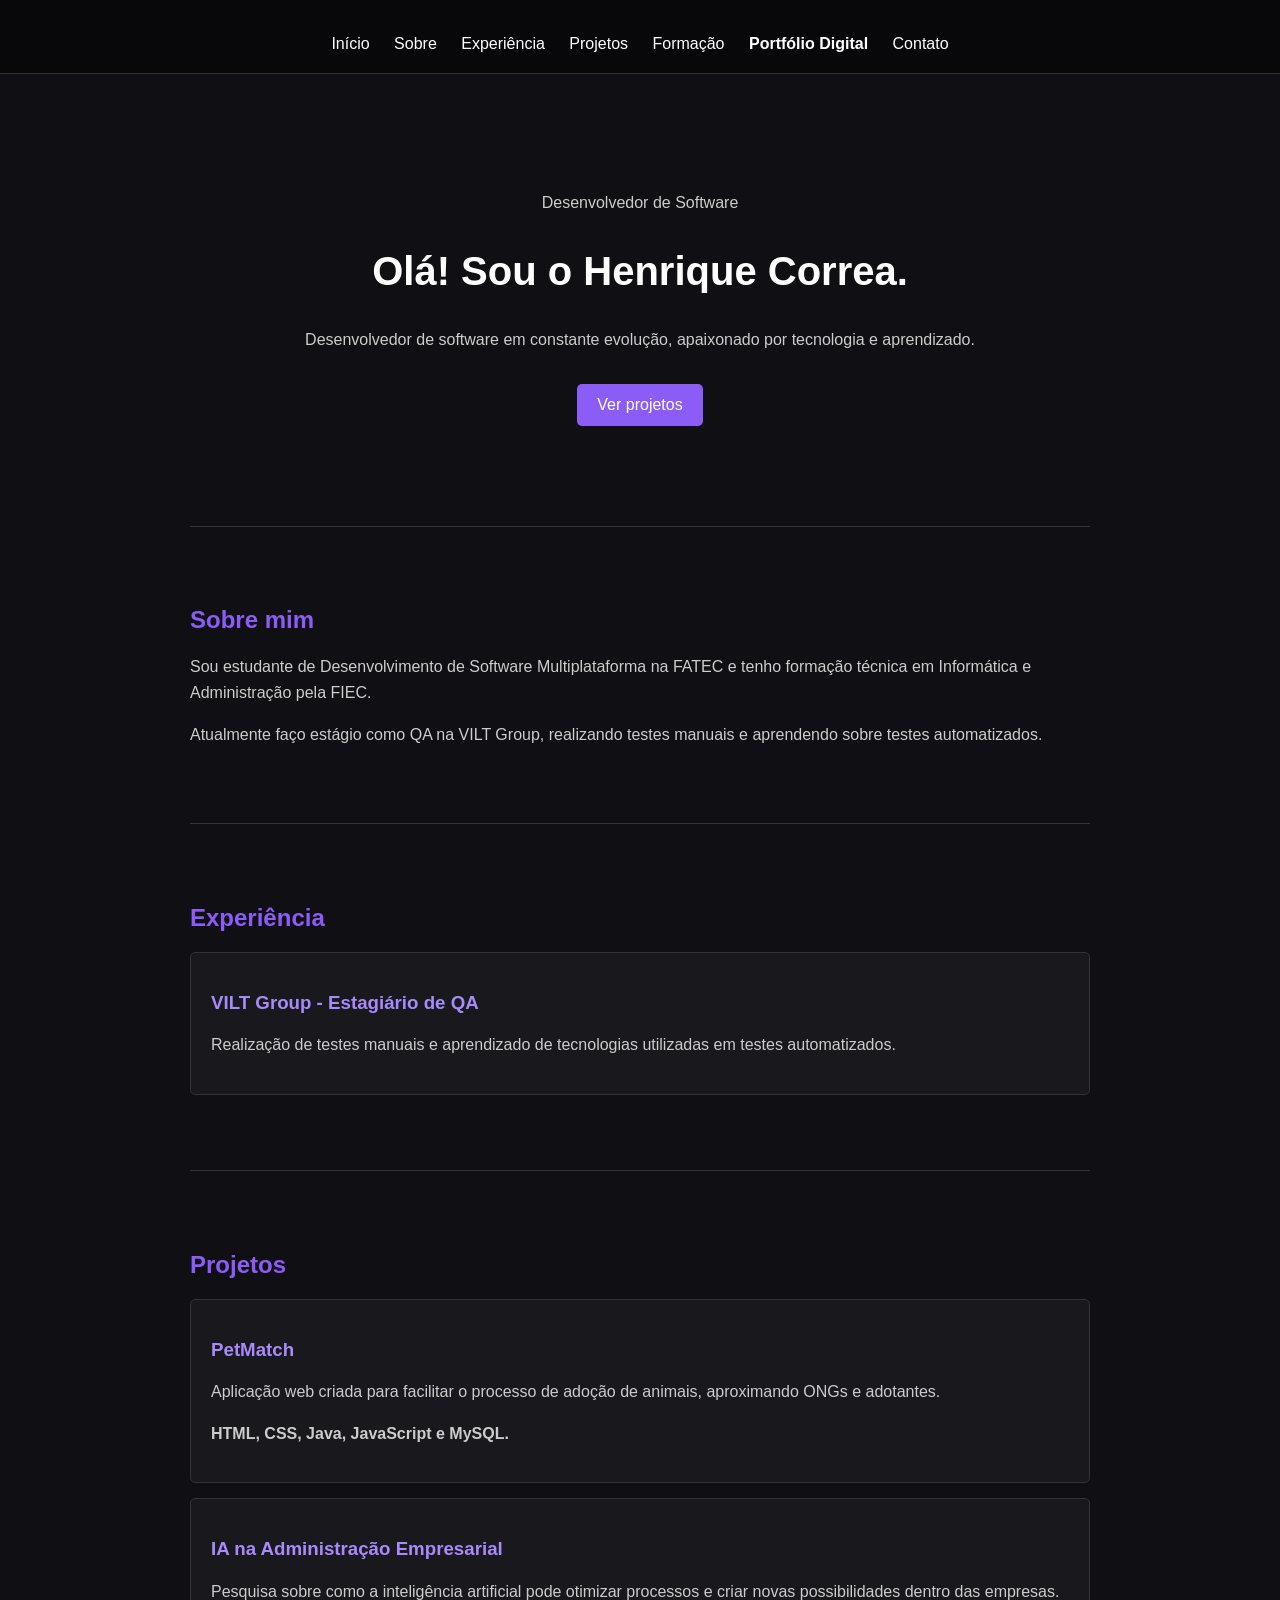
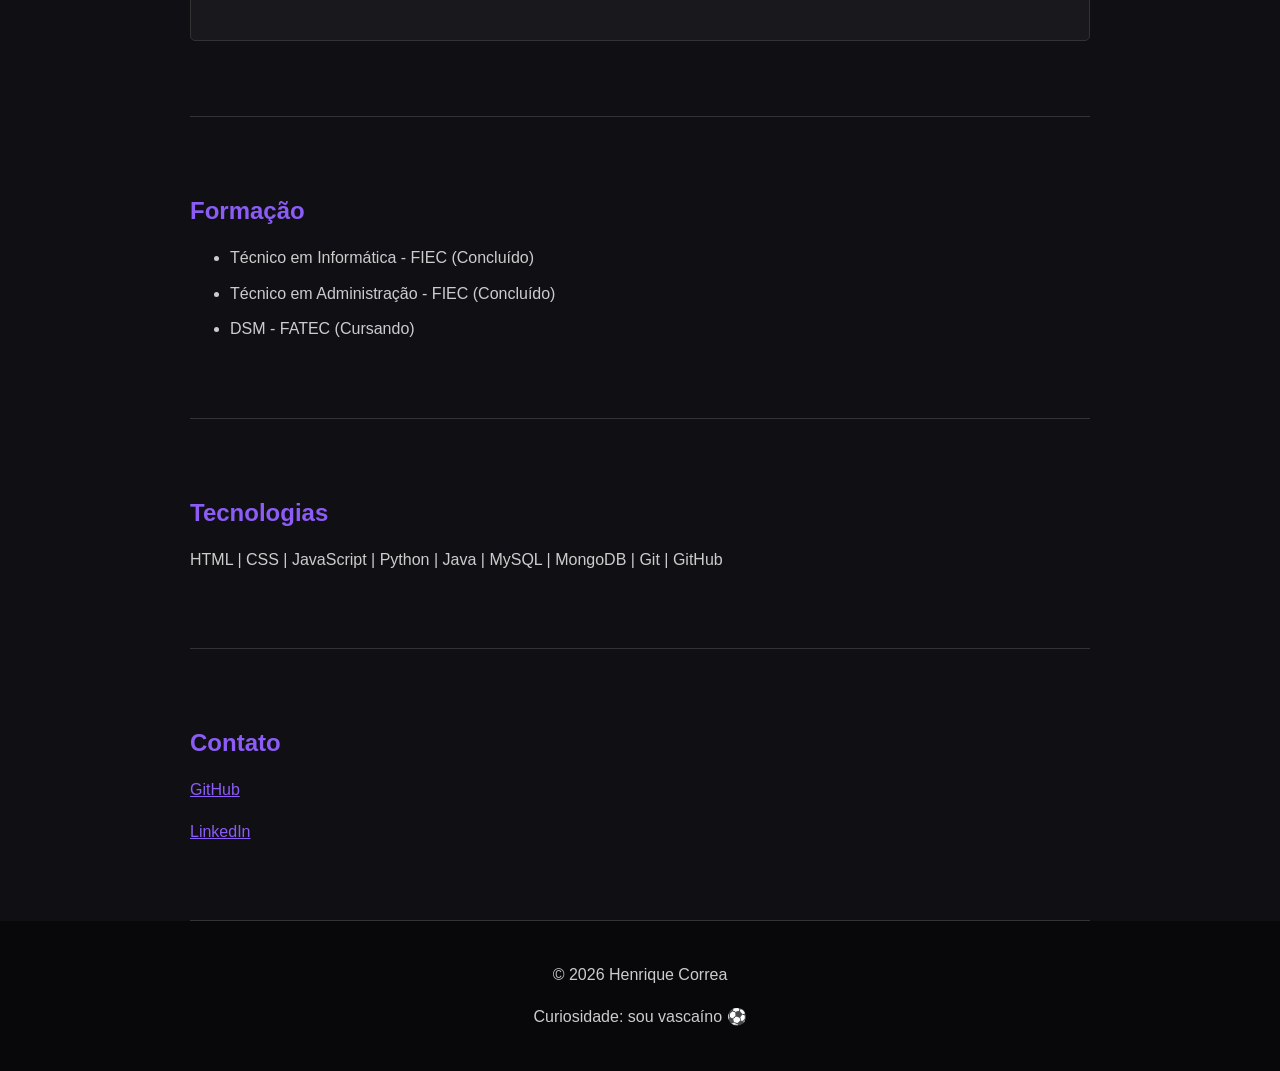
<file: index.html>
<!DOCTYPE html>
<html lang="pt-br">

<head>
    <meta charset="UTF-8">
    <meta name="viewport" content="width=device-width, initial-scale=1.0">
    <title>Henrique Correa - Portfólio</title>
    <link rel="stylesheet" href="style.css">
</head>

<body>
    <header>
        <nav>
            <a href="#inicio">Início</a>
            <a href="#sobre">Sobre</a>
            <a href="#experiencia">Experiência</a>
            <a href="#projetos">Projetos</a>
            <a href="#formacao">Formação</a>
            <a href="portfolio.html" style="animation: mudarCorRGB 5s infinite; font-weight: bold;">Portfólio
                Digital</a>
            <a href="#contato">Contato</a>
        </nav>
    </header>
    <main>
        <section id="inicio" class="inicio">
            <p>Desenvolvedor de Software</p>
            <h2>Olá! Sou o Henrique Correa.</h2>
            <p>
                Desenvolvedor de software em constante evolução,
                apaixonado por tecnologia e aprendizado.
            </p>
            <a class="botao" href="#projetos">Ver projetos</a>
        </section>
        <section id="sobre">
            <h2>Sobre mim</h2>
            <p>
                Sou estudante de Desenvolvimento de Software
                Multiplataforma na FATEC e tenho formação técnica
                em Informática e Administração pela FIEC.
            </p>
            <p>
                Atualmente faço estágio como QA na VILT Group,
                realizando testes manuais e aprendendo sobre
                testes automatizados.
            </p>
        </section>
        <section id="experiencia">
            <h2>Experiência</h2>
            <div class="card">
                <h3>VILT Group - Estagiário de QA</h3>
                <p>
                    Realização de testes manuais e aprendizado
                    de tecnologias utilizadas em testes automatizados.
                </p>
            </div>
        </section>
        <section id="projetos">
            <h2>Projetos</h2>
            <div class="card">
                <h3>PetMatch</h3>
                <p>
                    Aplicação web criada para facilitar o processo
                    de adoção de animais, aproximando ONGs e adotantes.
                </p>
                <p><strong>HTML, CSS, Java, JavaScript e MySQL.</strong></p>
            </div>
            <div class="card">
                <h3>IA na Administração Empresarial</h3>
                <p>
                    Pesquisa sobre como a inteligência artificial
                    pode otimizar processos e criar novas possibilidades
                    dentro das empresas.
                </p>
            </div>
        </section>
        <section id="formacao">
            <h2>Formação</h2>
            <ul>
                <li>Técnico em Informática - FIEC (Concluído)</li>
                <li>Técnico em Administração - FIEC (Concluído)</li>
                <li>DSM - FATEC (Cursando)</li>
            </ul>
        </section>
        <section>
            <h2>Tecnologias</h2>
            <p>
                HTML | CSS | JavaScript | Python | Java |
                MySQL | MongoDB | Git | GitHub
            </p>
        </section>
        <section id="contato">
            <h2>Contato</h2>
            <p>
                <a href="https://github.com/correahenrique" target="_blank">
                    GitHub
                </a>
            </p>
            <p>
                <a href="https://www.linkedin.com/in/henriquecorreamprates/" target="_blank">
                    LinkedIn
                </a>
            </p>
        </section>
    </main>
    <footer>
        <p>© 2026 Henrique Correa</p>
        <p>Curiosidade: sou vascaíno ⚽</p>
    </footer>
</body>

</html>
</file>
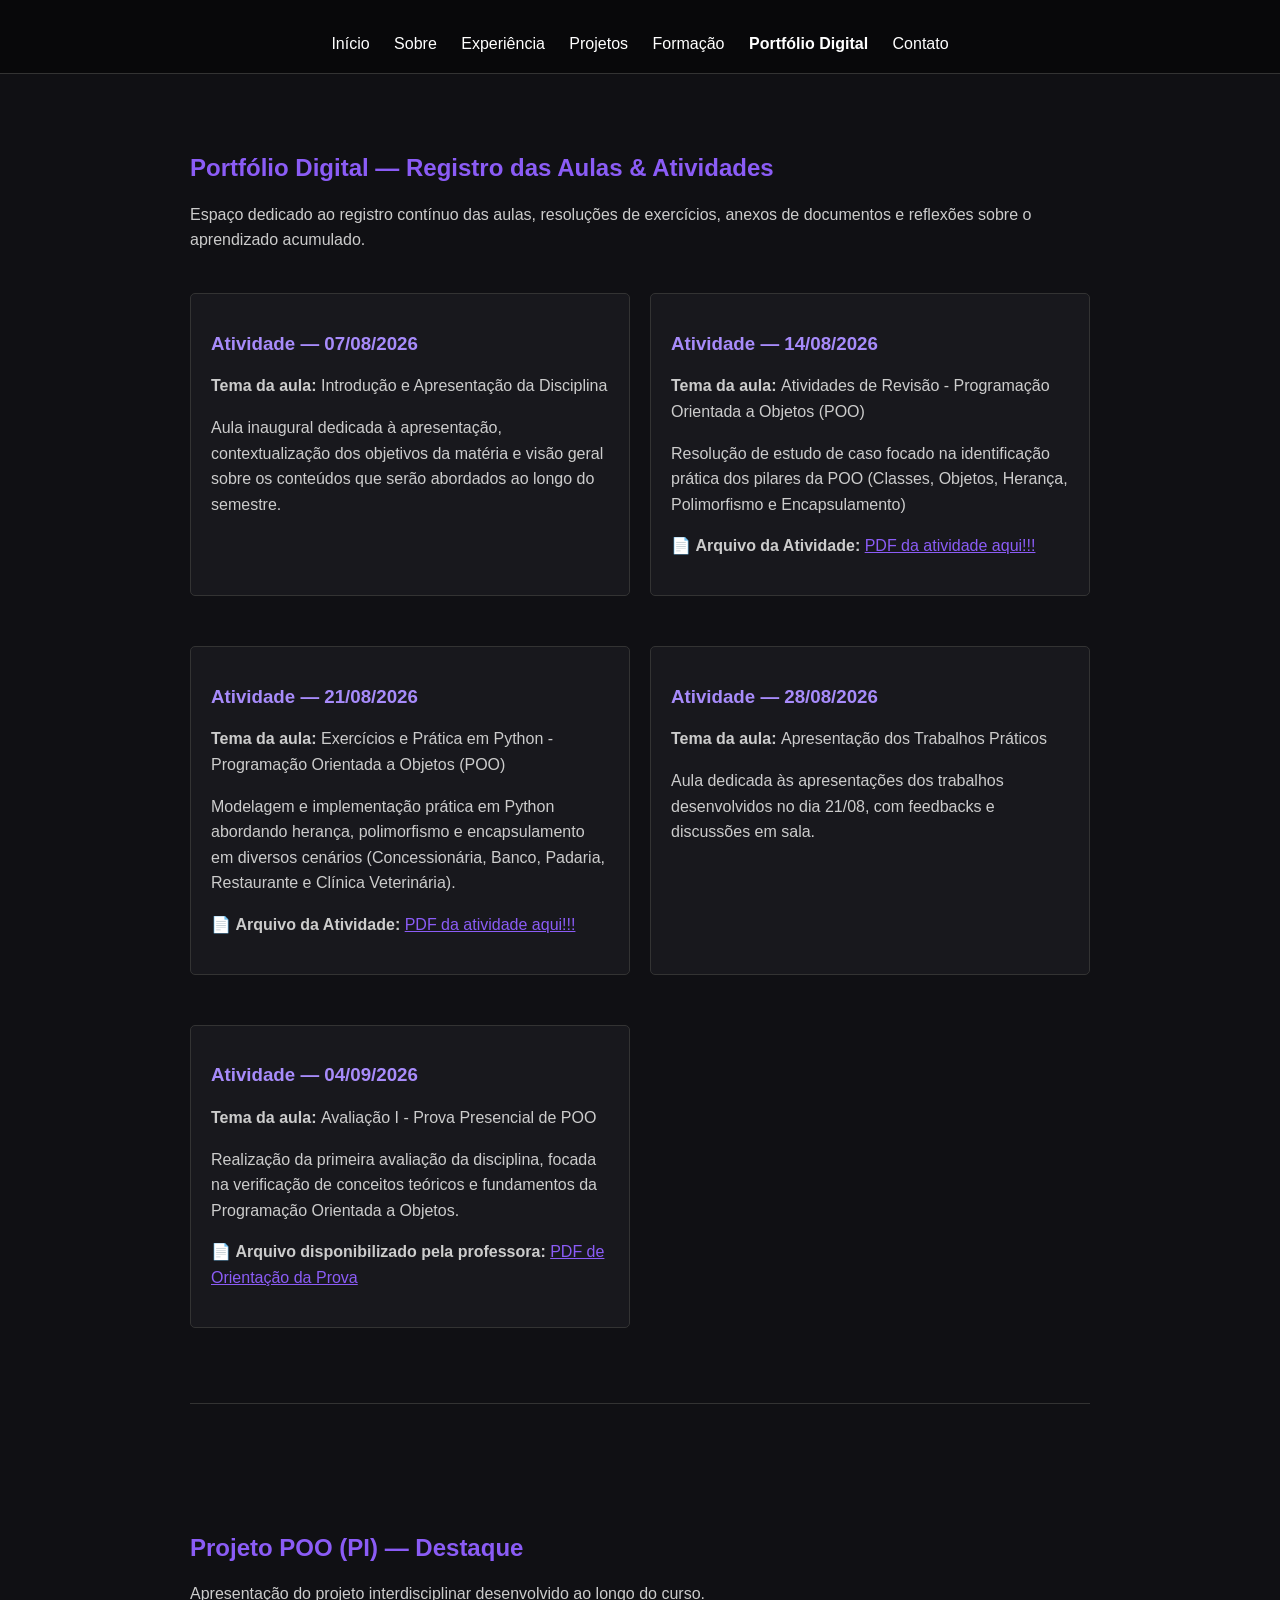
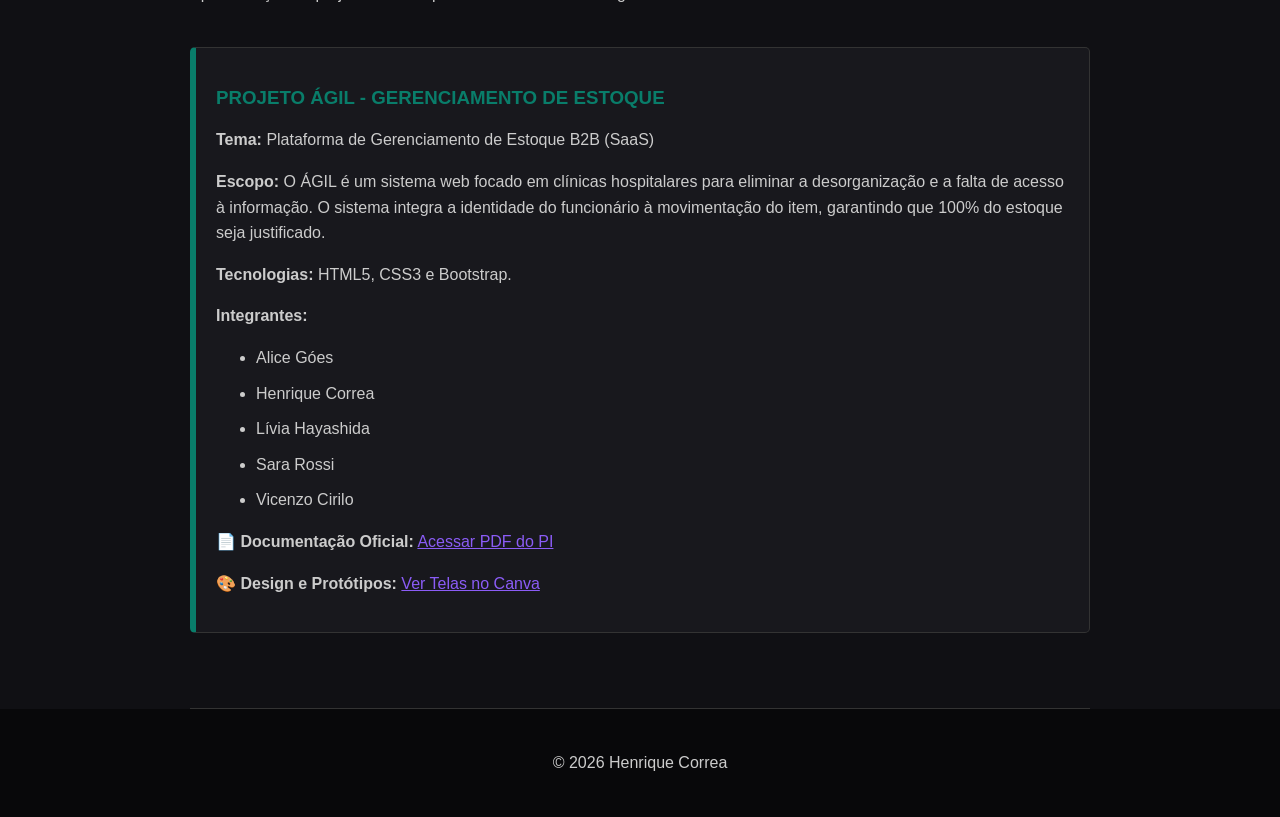
<file: portfolio.html>
<!DOCTYPE html>
<html lang="pt-br">

<head>
    <meta charset="UTF-8">
    <meta name="viewport" content="width=device-width, initial-scale=1.0">
    <title>Henrique Correa - Portfólio Digital</title>
    <link rel="stylesheet" href="style.css">
</head>

<body>
    <header>
        <nav>
            <a href="index.html#inicio">Início</a>
            <a href="index.html#sobre">Sobre</a>
            <a href="index.html#experiencia">Experiência</a>
            <a href="index.html#projetos">Projetos</a>
            <a href="index.html#formacao">Formação</a>
            <a href="portfolio.html" style="animation: mudarCorRGB 5s infinite; font-weight: bold;">Portfólio
                Digital</a>
            <a href="index.html#contato">Contato</a>
        </nav>
    </header>

    <main>
        <!-- SESSÃO DE ATIVIDADES DE POO -->
        <section>
            <h2>Portfólio Digital — Registro das Aulas & Atividades</h2>
            <p>
                Espaço dedicado ao registro contínuo das aulas, resoluções de exercícios,
                anexos de documentos e reflexões sobre o aprendizado acumulado.
            </p>
            <div class="grid-atividades">

                <!-- Card da atividade -->
                <div class="card">
                    <h3>Atividade — 07/08/2026</h3>
                    <p><strong>Tema da aula: </strong> Introdução e Apresentação da Disciplina</p>
                    <p>
                        Aula inaugural dedicada à apresentação, contextualização dos objetivos da matéria e
                        visão geral sobre os conteúdos que serão abordados ao longo do semestre.
                    </p>
                </div>

                <!-- Card da atividade -->
                <div class="card">
                    <h3>Atividade — 14/08/2026</h3>
                    <p><strong>Tema da aula: </strong> Atividades de Revisão - Programação Orientada a Objetos (POO)</p>
                    <p>
                        Resolução de estudo de caso focado na identificação prática dos pilares da POO (Classes,
                        Objetos,
                        Herança, Polimorfismo e Encapsulamento)
                    </p>
                    <p>
                        📄 <strong>Arquivo da Atividade:</strong>
                        <a href="assets/pdfs/14_08 Atividades_  POO.pdf" target="_blank" class="botao-pdf">PDF da
                            atividade aqui!!!</a>
                    </p>
                </div>

                <!-- Card da atividade -->
                <div class="card">
                    <h3>Atividade — 21/08/2026</h3>
                    <p><strong>Tema da aula: </strong> Exercícios e Prática em Python - Programação Orientada a Objetos
                        (POO)</p>
                    <p>
                        Modelagem e implementação prática em Python abordando herança, polimorfismo e encapsulamento em
                        diversos cenários (Concessionária, Banco, Padaria, Restaurante e Clínica Veterinária).
                    </p>
                    <p>
                        📄 <strong>Arquivo da Atividade:</strong>
                        <a href="assets/pdfs/ATIVIDADE POO WALDINELLY.pdf" target="_blank" class="botao-pdf">PDF da
                            atividade aqui!!!</a>
                    </p>
                </div>

                <!-- Card da atividade -->
                <div class="card">
                    <h3>Atividade — 28/08/2026</h3>
                    <p><strong>Tema da aula: </strong> Apresentação dos Trabalhos Práticos</p>
                    <p>
                        Aula dedicada às apresentações dos trabalhos desenvolvidos no dia 21/08,
                        com feedbacks e discussões em sala.
                    </p>
                </div>

                <!-- Card da atividade -->
                <div class="card">
                    <h3>Atividade — 04/09/2026</h3>
                    <p><strong>Tema da aula: </strong> Avaliação I - Prova Presencial de POO</p>
                    <p>
                        Realização da primeira avaliação da disciplina, focada na verificação de
                        conceitos teóricos e fundamentos da Programação Orientada a Objetos.
                    </p>
                    <p>
                        📄 <strong>Arquivo disponibilizado pela professora:</strong>
                        <a href="assets/pdfs/Orientacao_Avaliacao_I_TP_I_DSM.pdf" target="_blank" class="botao-pdf">PDF
                            de Orientação da Prova</a>
                    </p>
                </div>

            </div>
        </section>

        <!-- NOVA SESSÃO: PROJETO DESTAQUE (ÁGIL) -->
        <section style="margin-top: 50px;">
            <h2>Projeto POO (PI) — Destaque</h2>
            <p>
                Apresentação do projeto interdisciplinar desenvolvido ao longo do curso.
            </p>
            <div class="grid-atividades">

                <!-- Card do Projeto ÁGIL -->
                <div class="card" style="border-left: 6px solid #097D6A; background-color: #18181d;">
                    <h3 style="color: #097D6A;">PROJETO ÁGIL - GERENCIAMENTO DE ESTOQUE</h3>
                    <p><strong>Tema: </strong> Plataforma de Gerenciamento de Estoque B2B (SaaS)</p>
                    <p>
                        <strong>Escopo: </strong> O ÁGIL é um sistema web focado em clínicas hospitalares para eliminar
                        a desorganização e a falta de acesso à informação. O sistema integra a identidade do funcionário
                        à movimentação do item, garantindo que 100% do estoque seja justificado.
                    </p>
                    <p>
                        <strong>Tecnologias: </strong> HTML5, CSS3 e Bootstrap.
                    </p>
                    <p>
                        <strong>Integrantes: </strong>
                    <ul>
                        <li>Alice Góes</li>
                        <li>Henrique Correa</li>
                        <li>Lívia Hayashida</li>
                        <li>Sara Rossi</li>
                        <li>Vicenzo Cirilo</li>
                    </ul>

                    </p>
                    <p>
                        📄 <strong>Documentação Oficial:</strong>
                        <a href="assets/pdfs/Projeto_Integrador.pdf" target="_blank" class="botao-pdf">Acessar PDF do
                            PI</a>
                    </p>
                    <p>
                        🎨 <strong>Design e Protótipos:</strong>
                        <a href="https://canva.link/vj2kodwl066f2cm" target="_blank" class="botao-pdf">Ver Telas no
                            Canva</a>
                    </p>
                </div>

            </div>
        </section>
    </main>

    <footer>
        <p>© 2026 Henrique Correa</p>
    </footer>
</body>

</html>
</file>
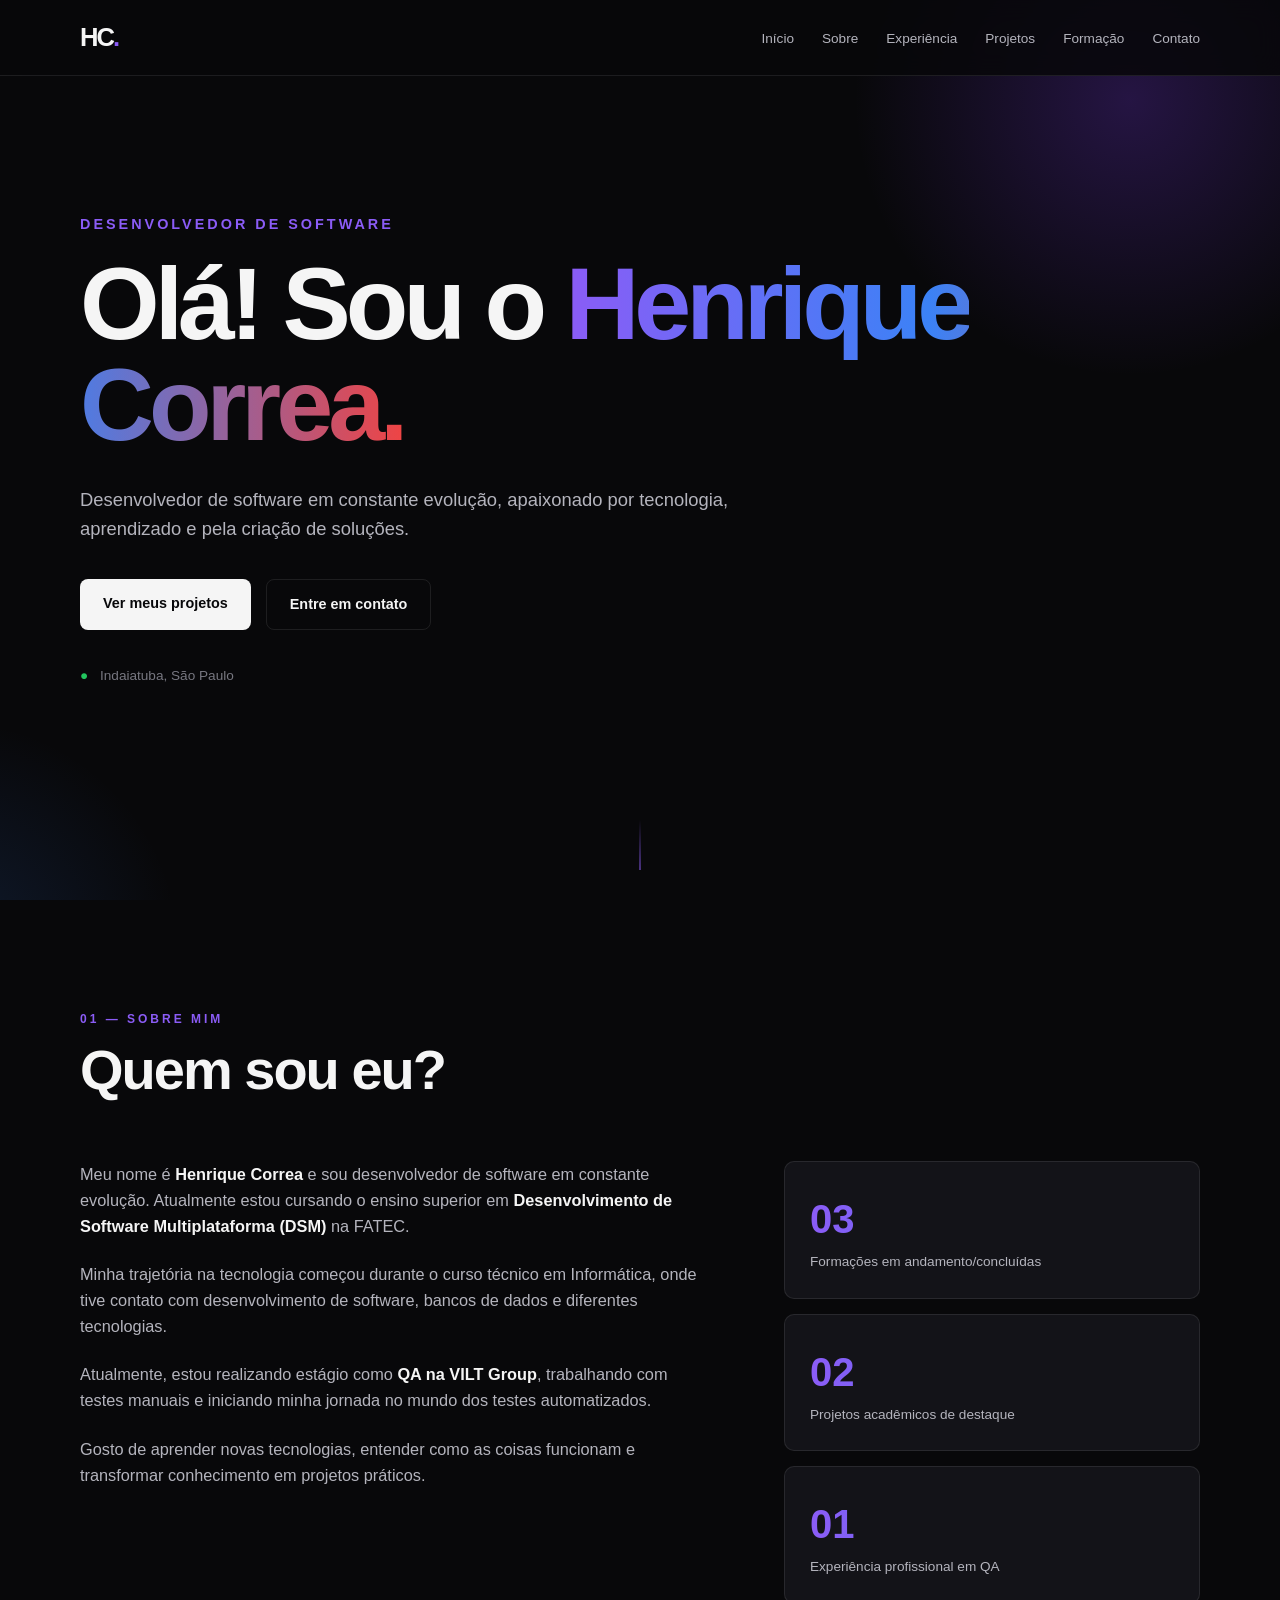
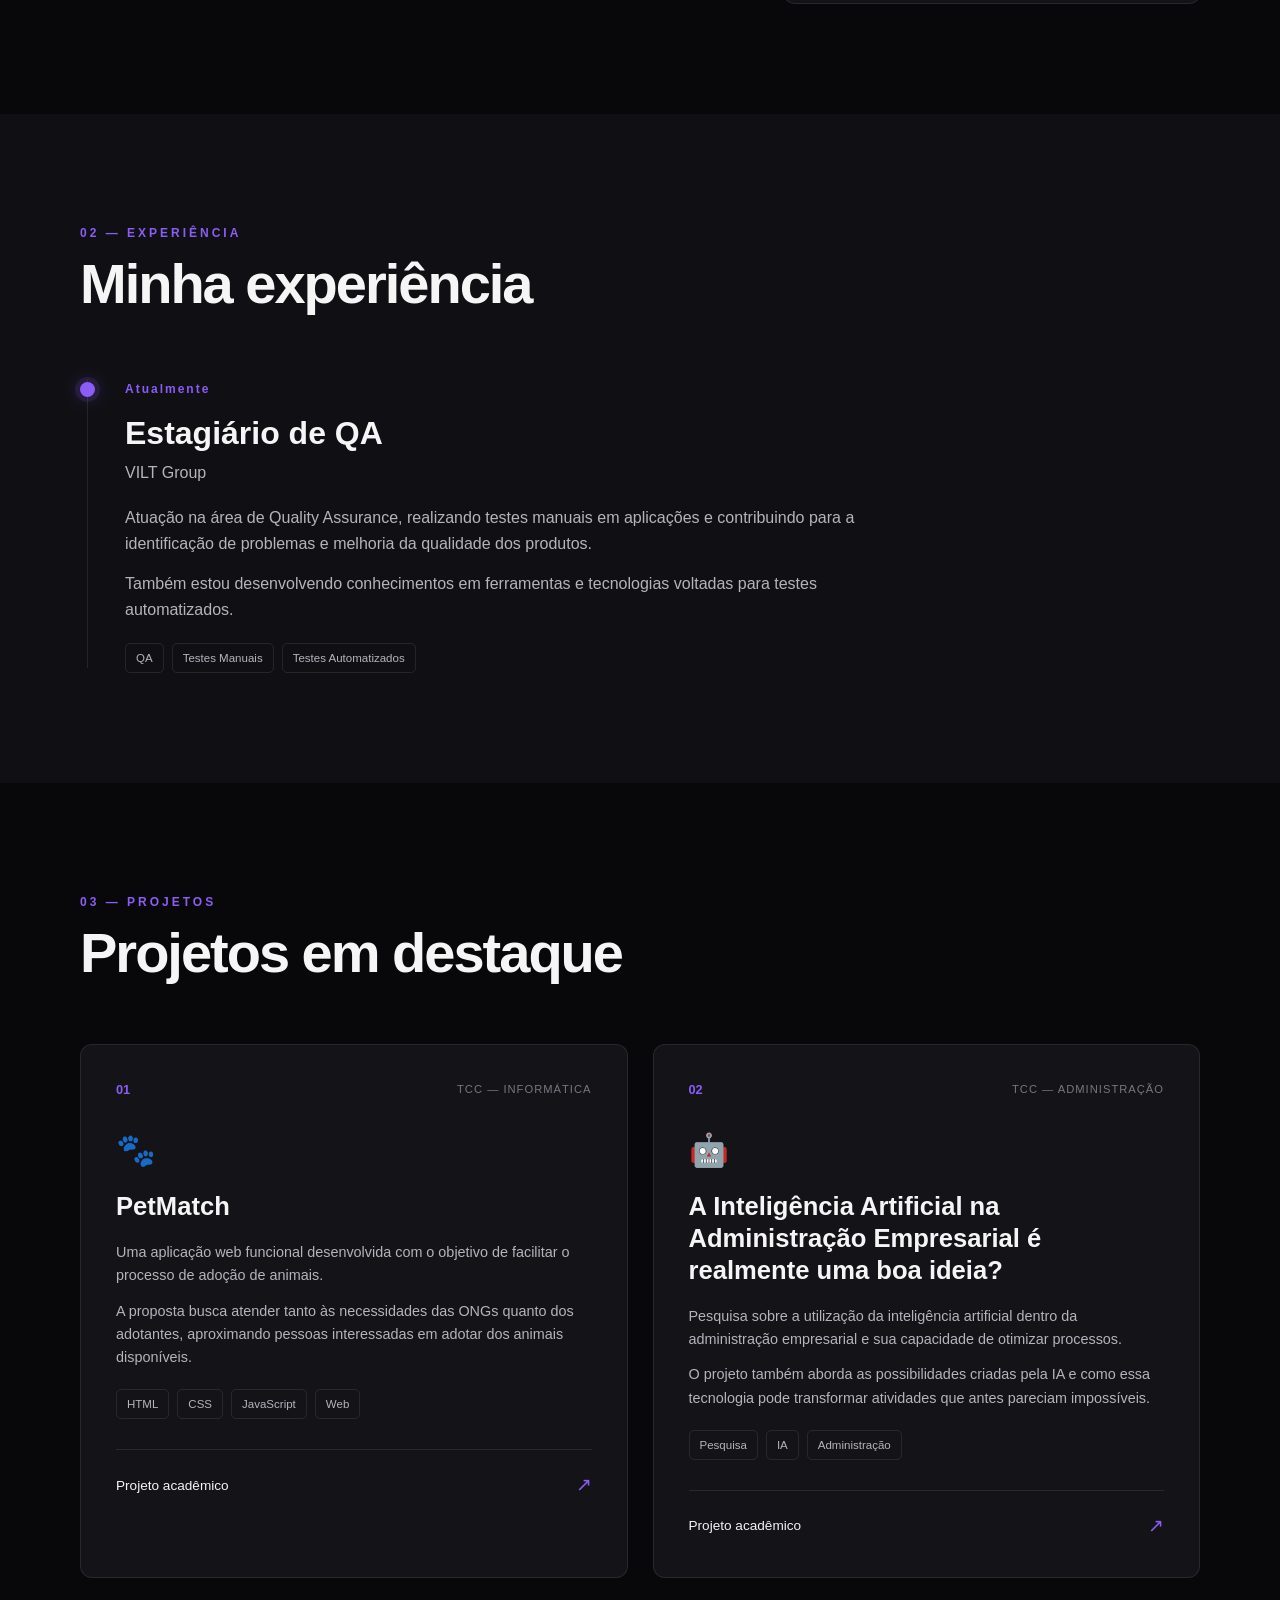
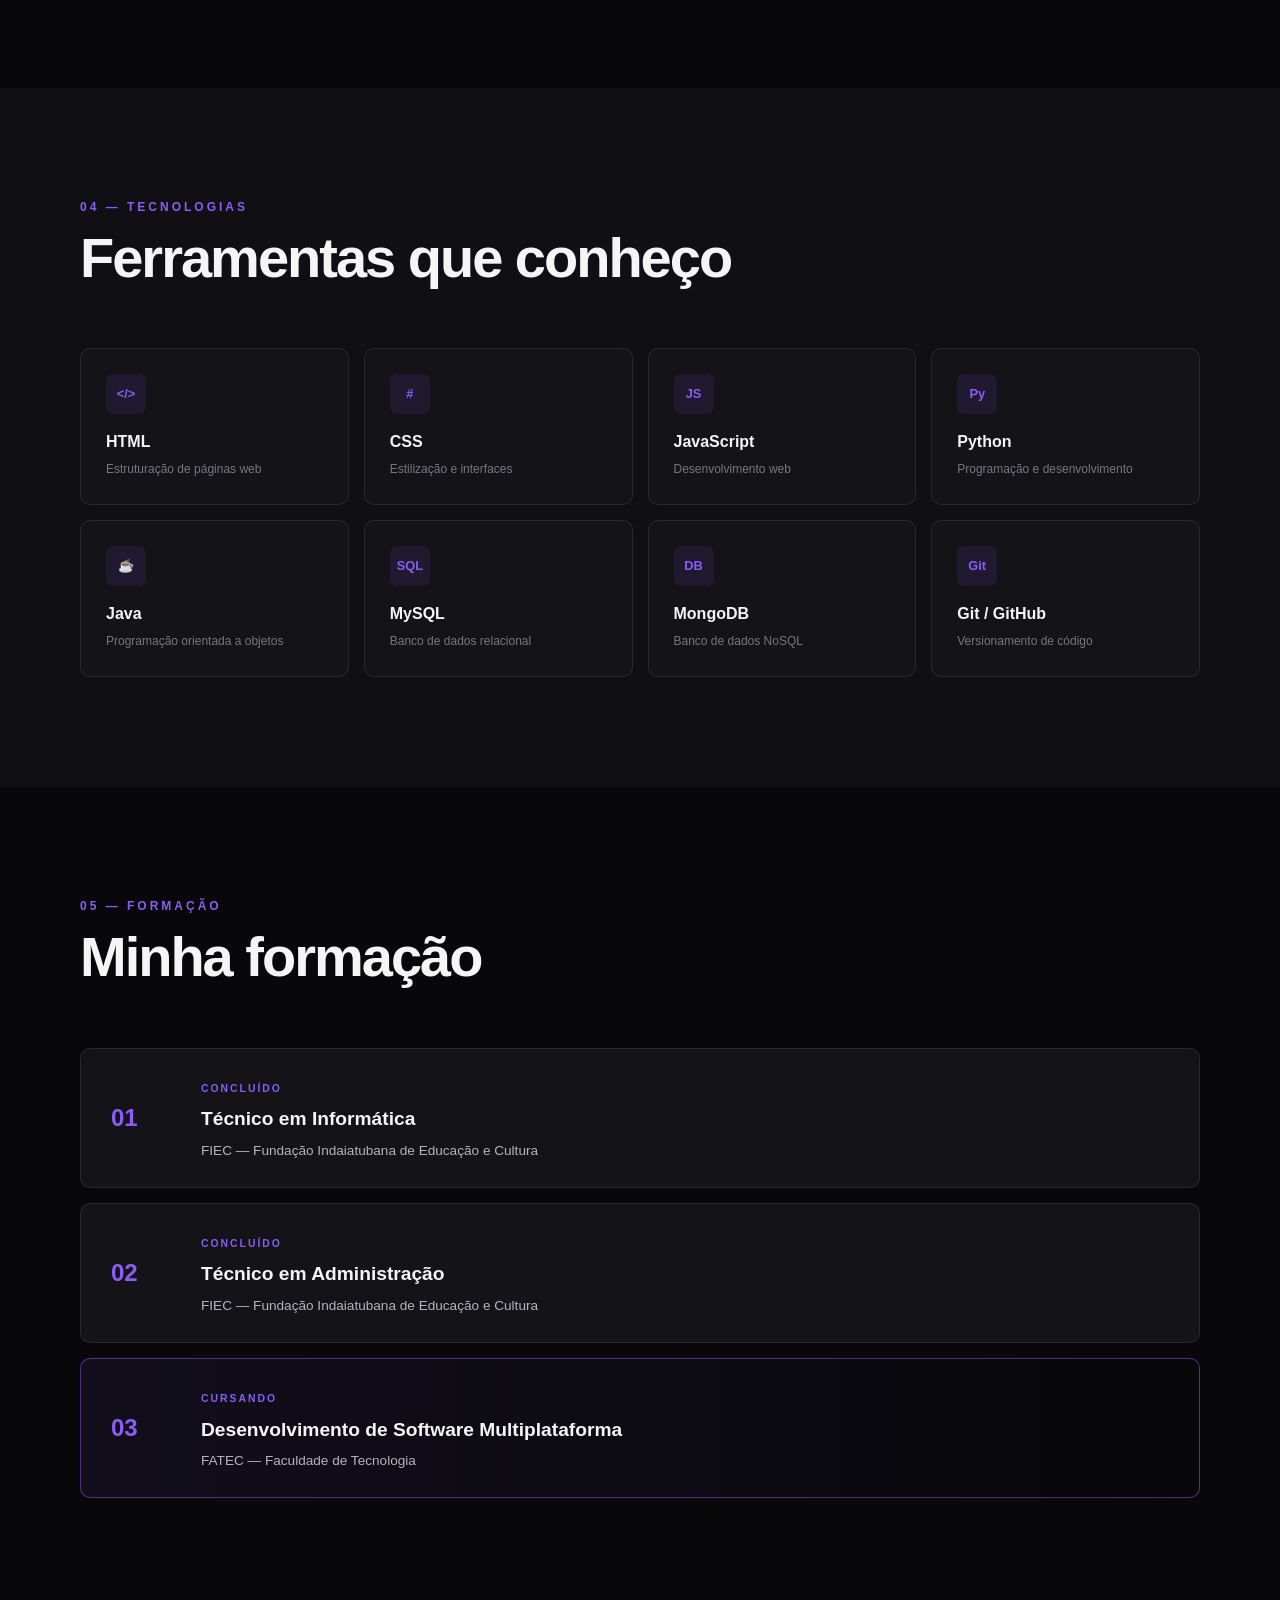
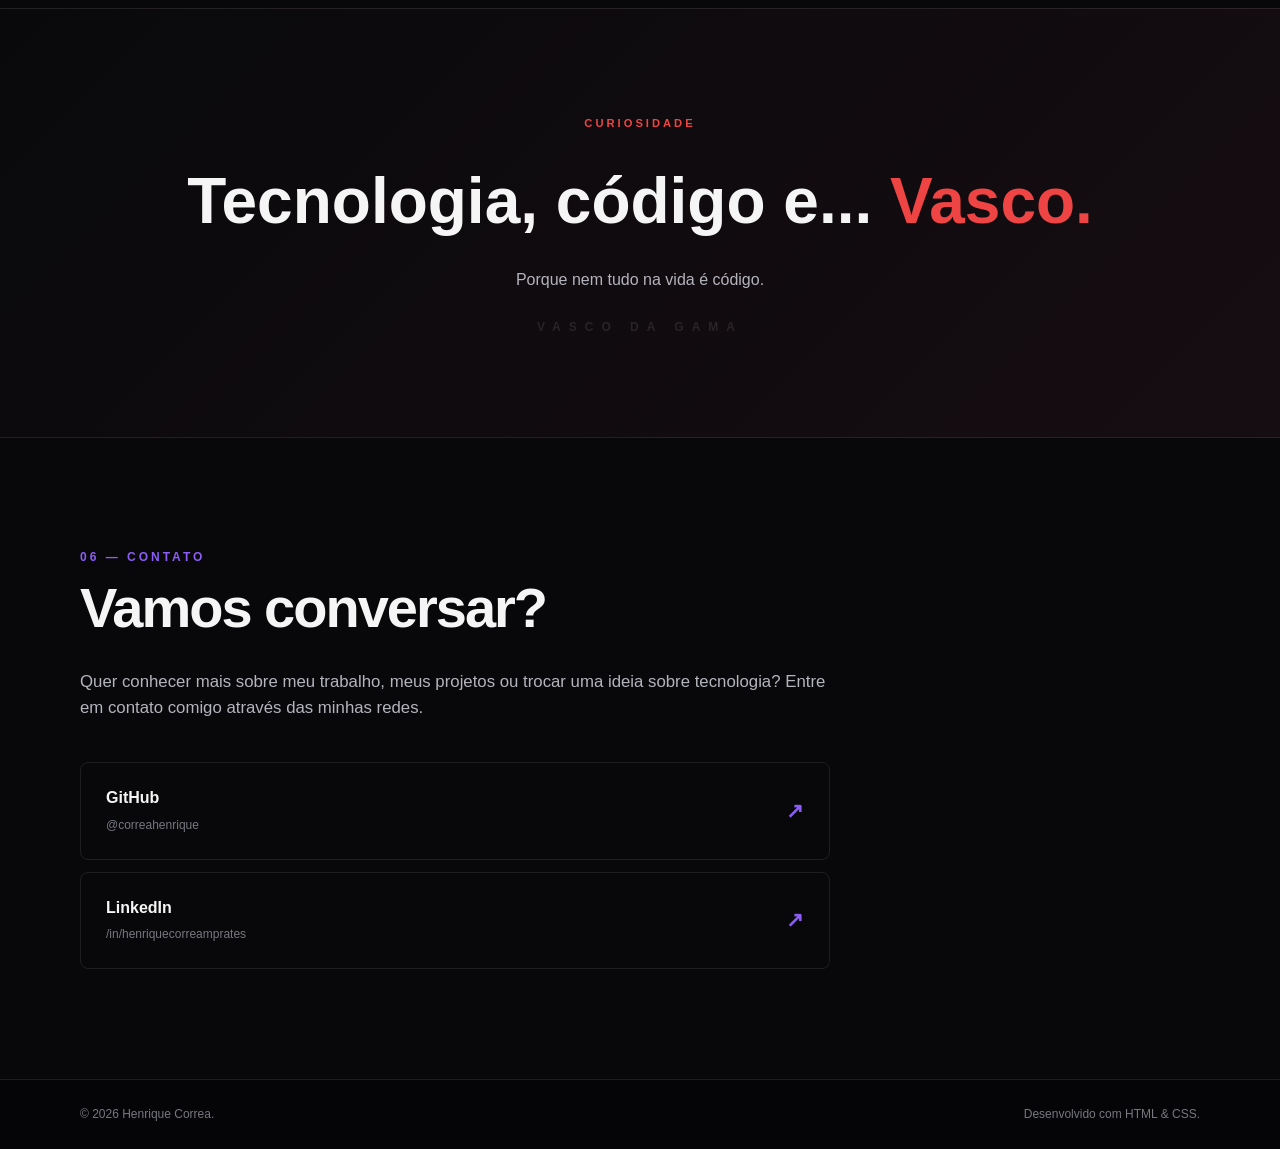
<file: brincando/index2.html>
<!DOCTYPE html>
<html lang="pt-BR">

<head>
  <meta charset="UTF-8">
  <meta name="viewport" content="width=device-width, initial-scale=1.0">

  <meta name="description" content="Portfólio de Henrique Correa, desenvolvedor de software em constante evolução.">

  <title>Henrique Correa | Desenvolvedor de Software</title>

  <link rel="stylesheet" href="style2.css">
</head>

<body>

  <!-- =========================
         HEADER / NAVEGAÇÃO
    ========================== -->
  <header class="header">
    <nav class="navbar container">

      <a href="#inicio" class="logo">
        HC<span>.</span>
      </a>

      <ul class="nav-links">
        <li><a href="#inicio">Início</a></li>
        <li><a href="#sobre">Sobre</a></li>
        <li><a href="#experiencia">Experiência</a></li>
        <li><a href="#projetos">Projetos</a></li>
        <li><a href="#formacao">Formação</a></li>
        <li><a href="#contato">Contato</a></li>
      </ul>

    </nav>
  </header>


  <main>

    <!-- =========================
             HERO / INÍCIO
        ========================== -->
    <section id="inicio" class="hero">

      <div class="hero-background"></div>

      <div class="container hero-content">

        <p class="hero-tag">
          Desenvolvedor de Software
        </p>

        <h1>
          Olá! Sou o <span>Henrique Correa.</span>
        </h1>

        <p class="hero-description">
          Desenvolvedor de software em constante evolução,
          apaixonado por tecnologia, aprendizado e pela criação
          de soluções.
        </p>

        <div class="hero-buttons">
          <a href="#projetos" class="btn btn-primary">
            Ver meus projetos
          </a>

          <a href="#contato" class="btn btn-secondary">
            Entre em contato
          </a>
        </div>

        <div class="hero-location">
          <span>●</span> Indaiatuba, São Paulo
        </div>

      </div>

      <div class="scroll-indicator">
        <span></span>
      </div>

    </section>


    <!-- =========================
             SOBRE
        ========================== -->
    <section id="sobre" class="section">

      <div class="container">

        <div class="section-title">
          <p>01 — SOBRE MIM</p>
          <h2>Quem sou eu?</h2>
        </div>

        <div class="about-grid">

          <div class="about-text">

            <p>
              Meu nome é <strong>Henrique Correa</strong> e sou
              desenvolvedor de software em constante evolução.
              Atualmente estou cursando o ensino superior em
              <strong>Desenvolvimento de Software Multiplataforma
                (DSM)</strong> na FATEC.
            </p>

            <p>
              Minha trajetória na tecnologia começou durante o
              curso técnico em Informática, onde tive contato
              com desenvolvimento de software, bancos de dados
              e diferentes tecnologias.
            </p>

            <p>
              Atualmente, estou realizando estágio como
              <strong>QA na VILT Group</strong>, trabalhando com
              testes manuais e iniciando minha jornada no mundo
              dos testes automatizados.
            </p>

            <p>
              Gosto de aprender novas tecnologias, entender
              como as coisas funcionam e transformar
              conhecimento em projetos práticos.
            </p>

          </div>

          <div class="about-highlight">

            <div class="highlight-card">
              <span class="highlight-number">03</span>
              <p>Formações em andamento/concluídas</p>
            </div>

            <div class="highlight-card">
              <span class="highlight-number">02</span>
              <p>Projetos acadêmicos de destaque</p>
            </div>

            <div class="highlight-card">
              <span class="highlight-number">01</span>
              <p>Experiência profissional em QA</p>
            </div>

          </div>

        </div>

      </div>

    </section>


    <!-- =========================
             EXPERIÊNCIA
        ========================== -->
    <section id="experiencia" class="section section-dark">

      <div class="container">

        <div class="section-title">
          <p>02 — EXPERIÊNCIA</p>
          <h2>Minha experiência</h2>
        </div>

        <div class="timeline">

          <div class="timeline-item">

            <div class="timeline-marker"></div>

            <div class="timeline-content">

              <span class="timeline-date">
                Atualmente
              </span>

              <h3>Estagiário de QA</h3>

              <h4>VILT Group</h4>

              <p>
                Atuação na área de Quality Assurance,
                realizando testes manuais em aplicações
                e contribuindo para a identificação de
                problemas e melhoria da qualidade dos
                produtos.
              </p>

              <p>
                Também estou desenvolvendo conhecimentos
                em ferramentas e tecnologias voltadas
                para testes automatizados.
              </p>

              <div class="tags">
                <span>QA</span>
                <span>Testes Manuais</span>
                <span>Testes Automatizados</span>
              </div>

            </div>

          </div>

        </div>

      </div>

    </section>


    <!-- =========================
             PROJETOS
        ========================== -->
    <section id="projetos" class="section">

      <div class="container">

        <div class="section-title">
          <p>03 — PROJETOS</p>
          <h2>Projetos em destaque</h2>
        </div>

        <div class="projects-grid">

          <!-- PROJETO 1 -->
          <article class="project-card featured">

            <div class="project-top">

              <span class="project-number">
                01
              </span>

              <span class="project-type">
                TCC — Informática
              </span>

            </div>

            <div class="project-icon">
              🐾
            </div>

            <h3>PetMatch</h3>

            <p>
              Uma aplicação web funcional desenvolvida com
              o objetivo de facilitar o processo de adoção
              de animais.
            </p>

            <p>
              A proposta busca atender tanto às necessidades
              das ONGs quanto dos adotantes, aproximando
              pessoas interessadas em adotar dos animais
              disponíveis.
            </p>

            <div class="tags">
              <span>HTML</span>
              <span>CSS</span>
              <span>JavaScript</span>
              <span>Web</span>
            </div>

            <div class="project-link">
              Projeto acadêmico
              <span>↗</span>
            </div>

          </article>


          <!-- PROJETO 2 -->
          <article class="project-card">

            <div class="project-top">

              <span class="project-number">
                02
              </span>

              <span class="project-type">
                TCC — Administração
              </span>

            </div>

            <div class="project-icon">
              🤖
            </div>

            <h3>
              A Inteligência Artificial na Administração
              Empresarial é realmente uma boa ideia?
            </h3>

            <p>
              Pesquisa sobre a utilização da inteligência
              artificial dentro da administração empresarial
              e sua capacidade de otimizar processos.
            </p>

            <p>
              O projeto também aborda as possibilidades
              criadas pela IA e como essa tecnologia pode
              transformar atividades que antes pareciam
              impossíveis.
            </p>

            <div class="tags">
              <span>Pesquisa</span>
              <span>IA</span>
              <span>Administração</span>
            </div>

            <div class="project-link">
              Projeto acadêmico
              <span>↗</span>
            </div>

          </article>

        </div>

      </div>

    </section>


    <!-- =========================
             TECNOLOGIAS
        ========================== -->
    <section class="section section-dark">

      <div class="container">

        <div class="section-title">
          <p>04 — TECNOLOGIAS</p>
          <h2>Ferramentas que conheço</h2>
        </div>

        <div class="skills-grid">

          <div class="skill-card">
            <span class="skill-icon">&lt;/&gt;</span>
            <h3>HTML</h3>
            <p>Estruturação de páginas web</p>
          </div>

          <div class="skill-card">
            <span class="skill-icon">#</span>
            <h3>CSS</h3>
            <p>Estilização e interfaces</p>
          </div>

          <div class="skill-card">
            <span class="skill-icon">JS</span>
            <h3>JavaScript</h3>
            <p>Desenvolvimento web</p>
          </div>

          <div class="skill-card">
            <span class="skill-icon">Py</span>
            <h3>Python</h3>
            <p>Programação e desenvolvimento</p>
          </div>

          <div class="skill-card">
            <span class="skill-icon">☕</span>
            <h3>Java</h3>
            <p>Programação orientada a objetos</p>
          </div>

          <div class="skill-card">
            <span class="skill-icon">SQL</span>
            <h3>MySQL</h3>
            <p>Banco de dados relacional</p>
          </div>

          <div class="skill-card">
            <span class="skill-icon">DB</span>
            <h3>MongoDB</h3>
            <p>Banco de dados NoSQL</p>
          </div>

          <div class="skill-card">
            <span class="skill-icon">Git</span>
            <h3>Git / GitHub</h3>
            <p>Versionamento de código</p>
          </div>

        </div>

      </div>

    </section>


    <!-- =========================
             FORMAÇÃO
        ========================== -->
    <section id="formacao" class="section">

      <div class="container">

        <div class="section-title">
          <p>05 — FORMAÇÃO</p>
          <h2>Minha formação</h2>
        </div>

        <div class="education-list">

          <div class="education-card">

            <span class="education-number">
              01
            </span>

            <div>
              <span class="education-status">
                CONCLUÍDO
              </span>

              <h3>Técnico em Informática</h3>

              <p>
                FIEC — Fundação Indaiatubana de Educação
                e Cultura
              </p>
            </div>

          </div>


          <div class="education-card">

            <span class="education-number">
              02
            </span>

            <div>
              <span class="education-status">
                CONCLUÍDO
              </span>

              <h3>Técnico em Administração</h3>

              <p>
                FIEC — Fundação Indaiatubana de Educação
                e Cultura
              </p>
            </div>

          </div>


          <div class="education-card active">

            <span class="education-number">
              03
            </span>

            <div>
              <span class="education-status">
                CURSANDO
              </span>

              <h3>
                Desenvolvimento de Software
                Multiplataforma
              </h3>

              <p>
                FATEC — Faculdade de Tecnologia
              </p>
            </div>

          </div>

        </div>

      </div>

    </section>


    <!-- =========================
             CURIOSIDADE
        ========================== -->
    <section class="vasco-section">

      <div class="container">

        <div class="vasco-content">

          <span class="vasco-label">
            CURIOSIDADE
          </span>

          <h2>
            Tecnologia, código e...
            <span>Vasco.</span>
          </h2>

          <p>
            Porque nem tudo na vida é código.
          </p>

          <div class="vasco-symbol">
            VASCO DA GAMA
          </div>

        </div>

      </div>

    </section>


    <!-- =========================
             CONTATO
        ========================== -->
    <section id="contato" class="section contact-section">

      <div class="container">

        <div class="contact-content">

          <div class="section-title">
            <p>06 — CONTATO</p>

            <h2>
              Vamos conversar?
            </h2>
          </div>

          <p class="contact-description">
            Quer conhecer mais sobre meu trabalho, meus projetos
            ou trocar uma ideia sobre tecnologia? Entre em contato
            comigo através das minhas redes.
          </p>

          <div class="contact-links">

            <a href="https://github.com/correahenrique" target="_blank" rel="noopener noreferrer" class="contact-link">

              <div>
                <span>GitHub</span>
                <small>@correahenrique</small>
              </div>

              <span>↗</span>

            </a>


            <a href="https://www.linkedin.com/in/henriquecorreamprates/" target="_blank" rel="noopener noreferrer"
              class="contact-link">

              <div>
                <span>LinkedIn</span>
                <small>/in/henriquecorreamprates</small>
              </div>

              <span>↗</span>

            </a>

          </div>

        </div>

      </div>

    </section>

  </main>


  <!-- =========================
         FOOTER
    ========================== -->
  <footer class="footer">

    <div class="container footer-content">

      <p>
        © 2026 Henrique Correa.
      </p>

      <p>
        Desenvolvido com HTML & CSS.
      </p>

    </div>

  </footer>

</body>

</html>
</file>
<file: style.css>
* {
    box-sizing: border-box;
}

body {
    margin: 0;
    background-color: #101014;
    color: white;
    font-family: Arial, sans-serif;
}

header {
    background-color: #08080a;
    padding: 20px;
    text-align: center;
    border-bottom: 1px solid #333;
}

header h1 {
    color: #8b5cf6;
    margin: 5px;
}

nav {
    margin-top: 15px;
}

nav a {
    color: white;
    text-decoration: none;
    margin: 0 10px;
}

nav a:hover {
    color: #8b5cf6;
}

main {
    width: 80%;
    max-width: 900px;
    margin: auto;
}

section {
    padding: 60px 0;
    border-bottom: 1px solid #333;
}

h2 {
    color: #8b5cf6;
}

.inicio {
    text-align: center;
    padding: 100px 20px;
}

.inicio h2 {
    color: white;
    font-size: 40px;
}

.inicio p {
    color: #ccc;
}

.botao {
    display: inline-block;
    margin-top: 15px;
    padding: 12px 20px;
    background-color: #8b5cf6;
    color: white;
    text-decoration: none;
    border-radius: 5px;
}

.botao:hover {
    background-color: #6d3ed1;
}

.card {
    background-color: #18181d;
    border: 1px solid #333;
    padding: 20px;
    margin: 15px 0;
    border-radius: 5px;
}

.card h3 {
    color: #a78bfa;
}

p,
li {
    color: #ccc;
    line-height: 1.6;
}

li {
    margin: 10px 0;
}

a {
    color: #8b5cf6;
}

footer {
    background-color: #08080a;
    text-align: center;
    padding: 25px;
}

@media (max-width: 600px) {
    main {
        width: 90%;
    }

    nav a {
        display: block;
        margin: 10px;
    }

    .inicio h2 {
        font-size: 30px;
    }
}

@keyframes mudarCorRGB {
  0% {
    color: rgb(255, 0, 0); 
  }
  50% {
    color: rgb(0, 255, 0); 
  }
  100% {
    color: rgb(0, 0, 255);
  }
}

.grid-atividades {
    display: grid;
    /* Cria até 3 colunas de tamanho igual no mínimo de 280px */
    grid-template-columns: repeat(auto-fit, minmax(420px, 1fr)); 
    gap: 20px;
    margin-top: 25px;
}
</file>
<file: brincando/style2.css>
/* =========================================
   RESET
========================================= */

* {
  margin: 0;
  padding: 0;
  box-sizing: border-box;
}

html {
  scroll-behavior: smooth;
}

body {
  background: #08080a;
  color: #f5f5f5;
  font-family: Arial, Helvetica, sans-serif;
  line-height: 1.6;
}

a {
  color: inherit;
  text-decoration: none;
}

ul {
  list-style: none;
}

::selection {
  background: #7c3aed;
  color: white;
}


/* =========================================
   VARIÁVEIS
========================================= */

:root {
  --background: #08080a;
  --background-secondary: #101014;
  --card: #131318;

  --white: #f5f5f5;
  --text: #b4b4bd;
  --muted: #777780;

  --purple: #8b5cf6;
  --blue: #3b82f6;
  --red: #ef4444;

  --border: rgba(255, 255, 255, 0.09);

  --container: 1120px;
}


/* =========================================
   UTILITÁRIOS
========================================= */

.container {
  width: min(90%, var(--container));
  margin: 0 auto;
}

.section {
  padding: 110px 0;
}

.section-dark {
  background: var(--background-secondary);
}


/* =========================================
   HEADER
========================================= */

.header {
  position: fixed;
  top: 0;
  left: 0;

  width: 100%;

  background: rgba(8, 8, 10, 0.85);

  backdrop-filter: blur(12px);

  border-bottom: 1px solid var(--border);

  z-index: 1000;
}

.navbar {
  height: 75px;

  display: flex;
  align-items: center;
  justify-content: space-between;
}

.logo {
  font-size: 1.6rem;
  font-weight: 800;
  letter-spacing: -2px;
}

.logo span {
  color: var(--purple);
}

.nav-links {
  display: flex;
  gap: 28px;
}

.nav-links a {
  color: var(--text);

  font-size: 0.85rem;
  font-weight: 500;

  transition: 0.3s;
}

.nav-links a:hover {
  color: var(--white);
}


/* =========================================
   HERO
========================================= */

.hero {
  min-height: 100vh;

  display: flex;
  align-items: center;

  position: relative;
  overflow: hidden;
}

.hero-background {
  position: absolute;

  width: 600px;
  height: 600px;

  top: -200px;
  right: -150px;

  background:
    radial-gradient(circle,
      rgba(124, 58, 237, 0.25),
      transparent 65%);

  pointer-events: none;
}

.hero::before {
  content: "";

  position: absolute;

  width: 500px;
  height: 500px;

  left: -300px;
  bottom: -300px;

  background:
    radial-gradient(circle,
      rgba(59, 130, 246, 0.15),
      transparent 65%);
}

.hero-content {
  position: relative;
  z-index: 2;
}

.hero-tag {
  color: var(--purple);

  font-size: 0.9rem;
  font-weight: 600;

  margin-bottom: 18px;

  text-transform: uppercase;
  letter-spacing: 3px;
}

.hero h1 {
  max-width: 900px;

  font-size: clamp(3rem, 8vw, 6.5rem);

  line-height: 0.98;

  letter-spacing: -5px;

  margin-bottom: 30px;
}

.hero h1 span {
  background: linear-gradient(90deg,
      var(--purple),
      var(--blue),
      var(--red));

  -webkit-background-clip: text;
  background-clip: text;

  color: transparent;
}

.hero-description {
  max-width: 650px;

  color: var(--text);

  font-size: 1.15rem;

  margin-bottom: 35px;
}

.hero-buttons {
  display: flex;
  gap: 15px;

  flex-wrap: wrap;
}

.btn {
  padding: 13px 23px;

  border-radius: 8px;

  font-size: 0.9rem;
  font-weight: 600;

  transition: 0.3s;
}

.btn-primary {
  background: var(--white);
  color: #08080a;
}

.btn-primary:hover {
  transform: translateY(-3px);
}

.btn-secondary {
  border: 1px solid var(--border);
  color: var(--white);
}

.btn-secondary:hover {
  border-color: var(--purple);
  color: var(--purple);
}

.hero-location {
  margin-top: 35px;

  color: var(--muted);

  font-size: 0.85rem;
}

.hero-location span {
  color: #22c55e;

  margin-right: 8px;
}

.scroll-indicator {
  position: absolute;

  bottom: 30px;
  left: 50%;

  transform: translateX(-50%);
}

.scroll-indicator span {
  display: block;

  width: 1px;
  height: 50px;

  background: linear-gradient(to bottom,
      transparent,
      var(--purple));
}


/* =========================================
   TÍTULOS DAS SEÇÕES
========================================= */

.section-title {
  margin-bottom: 60px;
}

.section-title p {
  color: var(--purple);

  font-size: 0.75rem;
  font-weight: 700;

  letter-spacing: 3px;

  margin-bottom: 10px;
}

.section-title h2 {
  font-size: clamp(2rem, 5vw, 3.5rem);

  line-height: 1.1;

  letter-spacing: -2px;
}


/* =========================================
   SOBRE
========================================= */

.about-grid {
  display: grid;

  grid-template-columns: 1.5fr 1fr;

  gap: 80px;

  align-items: start;
}

.about-text p {
  color: var(--text);

  margin-bottom: 22px;

  font-size: 1.02rem;
}

.about-text strong {
  color: var(--white);
}

.about-highlight {
  display: flex;
  flex-direction: column;

  gap: 15px;
}

.highlight-card {
  padding: 25px;

  background: var(--card);

  border: 1px solid var(--border);

  border-radius: 10px;

  transition: 0.3s;
}

.highlight-card:hover {
  border-color: rgba(139, 92, 246, 0.5);

  transform: translateX(5px);
}

.highlight-number {
  display: block;

  font-size: 2.5rem;
  font-weight: 800;

  background: linear-gradient(90deg,
      var(--purple),
      var(--blue));

  -webkit-background-clip: text;
  background-clip: text;

  color: transparent;
}

.highlight-card p {
  color: var(--text);

  font-size: 0.85rem;
}


/* =========================================
   EXPERIÊNCIA
========================================= */

.timeline {
  position: relative;

  max-width: 850px;
}

.timeline::before {
  content: "";

  position: absolute;

  left: 7px;
  top: 5px;
  bottom: 5px;

  width: 1px;

  background: var(--border);
}

.timeline-item {
  position: relative;

  padding-left: 45px;
}

.timeline-marker {
  position: absolute;

  left: 0;
  top: 7px;

  width: 15px;
  height: 15px;

  border-radius: 50%;

  background: var(--purple);

  box-shadow:
    0 0 0 5px rgba(139, 92, 246, 0.12),
    0 0 20px rgba(139, 92, 246, 0.4);
}

.timeline-date {
  color: var(--purple);

  font-size: 0.75rem;
  font-weight: 700;

  letter-spacing: 2px;
}

.timeline-content h3 {
  margin-top: 8px;

  font-size: 2rem;
}

.timeline-content h4 {
  color: var(--text);

  font-size: 1rem;

  font-weight: 500;

  margin-bottom: 20px;
}

.timeline-content p {
  color: var(--text);

  max-width: 750px;

  margin-bottom: 15px;
}


/* =========================================
   TAGS
========================================= */

.tags {
  display: flex;

  flex-wrap: wrap;

  gap: 8px;

  margin-top: 20px;
}

.tags span {
  padding: 5px 10px;

  border: 1px solid var(--border);

  border-radius: 5px;

  color: var(--text);

  font-size: 0.72rem;
}


/* =========================================
   PROJETOS
========================================= */

.projects-grid {
  display: grid;

  grid-template-columns: repeat(2, 1fr);

  gap: 25px;
}

.project-card {
  position: relative;

  padding: 35px;

  background: var(--card);

  border: 1px solid var(--border);

  border-radius: 12px;

  overflow: hidden;

  transition: 0.35s;
}

.project-card::before {
  content: "";

  position: absolute;

  top: 0;
  left: 0;

  width: 100%;
  height: 2px;

  background: linear-gradient(90deg,
      var(--purple),
      var(--blue));

  transform: scaleX(0);

  transform-origin: left;

  transition: 0.35s;
}

.project-card:hover {
  transform: translateY(-6px);

  border-color: rgba(139, 92, 246, 0.4);
}

.project-card:hover::before {
  transform: scaleX(1);
}

.project-top {
  display: flex;

  justify-content: space-between;
  align-items: center;

  margin-bottom: 25px;
}

.project-number {
  color: var(--purple);

  font-size: 0.8rem;
  font-weight: 700;
}

.project-type {
  color: var(--muted);

  font-size: 0.7rem;

  text-transform: uppercase;

  letter-spacing: 1px;
}

.project-icon {
  font-size: 2rem;

  margin-bottom: 15px;
}

.project-card h3 {
  font-size: 1.6rem;

  line-height: 1.25;

  margin-bottom: 18px;
}

.project-card p {
  color: var(--text);

  font-size: 0.9rem;

  margin-bottom: 12px;
}

.project-link {
  display: flex;

  justify-content: space-between;

  align-items: center;

  margin-top: 30px;

  padding-top: 20px;

  border-top: 1px solid var(--border);

  color: var(--white);

  font-size: 0.85rem;
}

.project-link span {
  color: var(--purple);

  font-size: 1.2rem;
}


/* =========================================
   TECNOLOGIAS
========================================= */

.skills-grid {
  display: grid;

  grid-template-columns: repeat(4, 1fr);

  gap: 15px;
}

.skill-card {
  padding: 25px;

  background: var(--card);

  border: 1px solid var(--border);

  border-radius: 10px;

  transition: 0.3s;
}

.skill-card:hover {
  transform: translateY(-4px);

  border-color: rgba(59, 130, 246, 0.5);
}

.skill-icon {
  display: inline-flex;

  align-items: center;
  justify-content: center;

  min-width: 40px;
  height: 40px;

  padding: 0 7px;

  margin-bottom: 15px;

  background: rgba(139, 92, 246, 0.1);

  border-radius: 7px;

  color: var(--purple);

  font-size: 0.8rem;
  font-weight: 700;
}

.skill-card h3 {
  font-size: 1rem;

  margin-bottom: 5px;
}

.skill-card p {
  color: var(--muted);

  font-size: 0.75rem;
}


/* =========================================
   FORMAÇÃO
========================================= */

.education-list {
  display: flex;

  flex-direction: column;

  gap: 15px;
}

.education-card {
  display: grid;

  grid-template-columns: 70px 1fr;

  align-items: center;

  gap: 20px;

  padding: 25px 30px;

  border: 1px solid var(--border);

  border-radius: 10px;

  background: var(--card);

  transition: 0.3s;
}

.education-card:hover {
  border-color: rgba(139, 92, 246, 0.4);
}

.education-card.active {
  border-color: rgba(139, 92, 246, 0.5);

  background:
    linear-gradient(90deg,
      rgba(139, 92, 246, 0.08),
      transparent);
}

.education-number {
  color: var(--purple);

  font-size: 1.5rem;

  font-weight: 800;
}

.education-status {
  color: var(--purple);

  font-size: 0.65rem;

  font-weight: 700;

  letter-spacing: 2px;
}

.education-card h3 {
  font-size: 1.2rem;

  margin: 5px 0;
}

.education-card p {
  color: var(--text);

  font-size: 0.85rem;
}


/* =========================================
   VASCO
========================================= */

.vasco-section {
  position: relative;

  padding: 100px 0;

  overflow: hidden;

  background:
    linear-gradient(135deg,
      #09090b,
      #160d12);

  border-top: 1px solid var(--border);
  border-bottom: 1px solid var(--border);
}

.vasco-content {
  text-align: center;
}

.vasco-label {
  color: #ef4444;

  font-size: 0.7rem;
  font-weight: 700;

  letter-spacing: 3px;
}

.vasco-content h2 {
  font-size: clamp(2rem, 5vw, 4rem);

  margin: 15px 0;
}

.vasco-content h2 span {
  color: #ef4444;
}

.vasco-content p {
  color: var(--text);
}

.vasco-symbol {
  margin-top: 25px;

  color: rgba(255, 255, 255, 0.1);

  font-size: 0.75rem;
  font-weight: 800;

  letter-spacing: 8px;
}


/* =========================================
   CONTATO
========================================= */

.contact-section {
  min-height: 70vh;

  display: flex;

  align-items: center;
}

.contact-content {
  max-width: 750px;
}

.contact-description {
  color: var(--text);

  font-size: 1.05rem;

  margin-top: -30px;

  margin-bottom: 40px;
}

.contact-links {
  display: flex;

  flex-direction: column;

  gap: 12px;
}

.contact-link {
  display: flex;

  justify-content: space-between;
  align-items: center;

  padding: 22px 25px;

  border: 1px solid var(--border);

  border-radius: 8px;

  transition: 0.3s;
}

.contact-link:hover {
  border-color: var(--purple);

  transform: translateX(5px);
}

.contact-link span {
  display: block;

  font-weight: 600;
}

.contact-link small {
  color: var(--muted);

  font-size: 0.75rem;
}

.contact-link>span {
  color: var(--purple);

  font-size: 1.3rem;
}


/* =========================================
   FOOTER
========================================= */

.footer {
  padding: 25px 0;

  border-top: 1px solid var(--border);

  background: #050507;
}

.footer-content {
  display: flex;

  justify-content: space-between;
  align-items: center;

  color: var(--muted);

  font-size: 0.75rem;
}


/* =========================================
   RESPONSIVIDADE
========================================= */

@media (max-width: 900px) {

  .nav-links {
    gap: 15px;
  }

  .nav-links a {
    font-size: 0.75rem;
  }

  .about-grid {
    grid-template-columns: 1fr;

    gap: 45px;
  }

  .skills-grid {
    grid-template-columns: repeat(2, 1fr);
  }

}


@media (max-width: 700px) {

  .section {
    padding: 80px 0;
  }

  .header {
    position: absolute;
  }

  .navbar {
    height: auto;

    padding: 20px 0;

    align-items: flex-start;
  }

  .nav-links {
    display: none;
  }

  .hero {
    min-height: 90vh;
  }

  .hero h1 {
    font-size: clamp(3rem, 15vw, 5rem);

    letter-spacing: -3px;
  }

  .hero-description {
    font-size: 1rem;
  }

  .section-title {
    margin-bottom: 40px;
  }

  .projects-grid {
    grid-template-columns: 1fr;
  }

  .skills-grid {
    grid-template-columns: 1fr 1fr;
  }

  .education-card {
    grid-template-columns: 45px 1fr;

    padding: 20px;
  }

  .education-number {
    font-size: 1.1rem;
  }

  .education-card h3 {
    font-size: 1rem;
  }

  .footer-content {
    flex-direction: column;

    gap: 8px;

    text-align: center;
  }

}


@media (max-width: 450px) {

  .hero-buttons {
    flex-direction: column;

    align-items: stretch;
  }

  .btn {
    text-align: center;
  }

  .skills-grid {
    grid-template-columns: 1fr;
  }

  .project-card {
    padding: 25px;
  }

  .timeline-content h3 {
    font-size: 1.5rem;
  }

}
</file>
